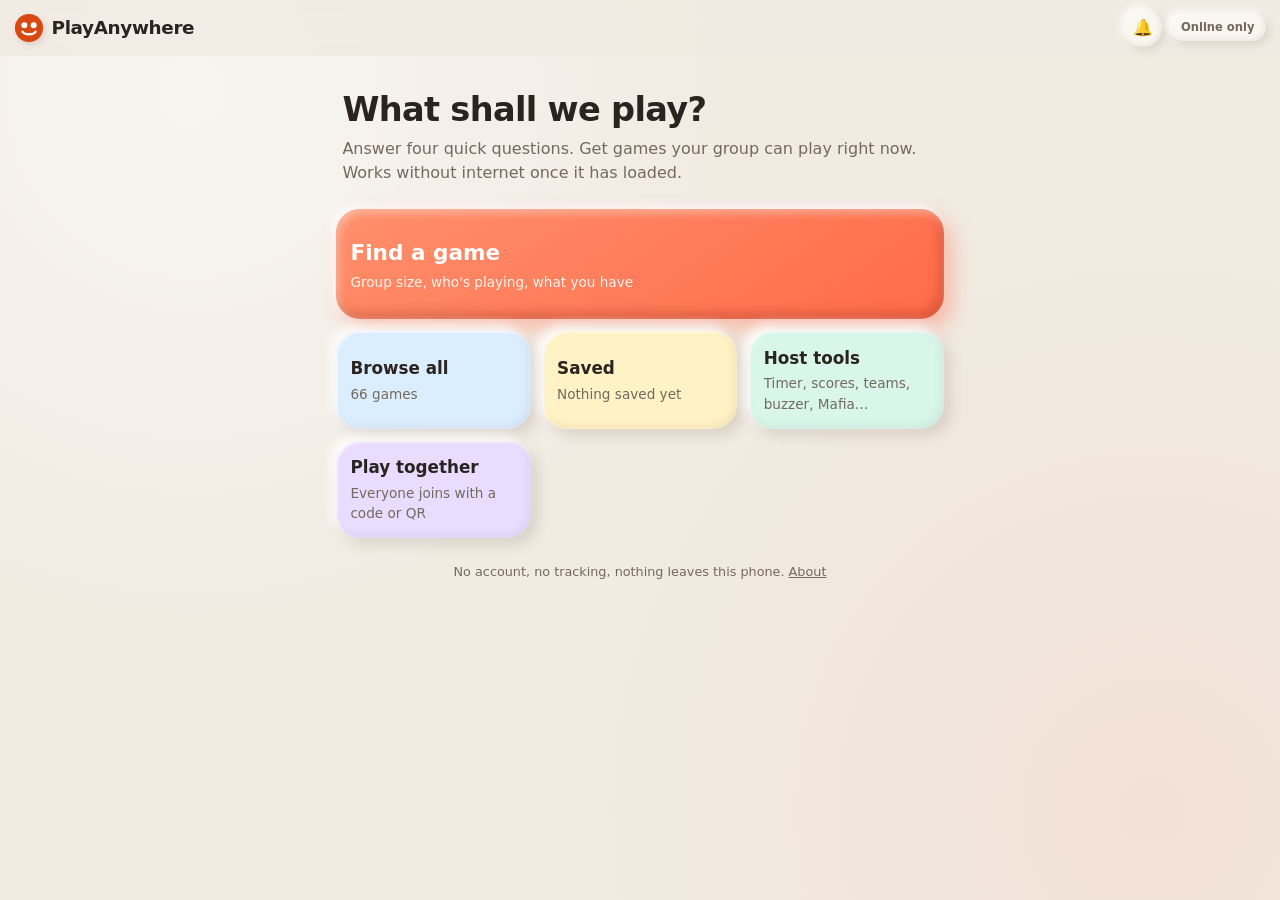
<file: index.html>
<!doctype html>
<html lang="en">
<head>
  <meta charset="utf-8">
  <meta name="viewport" content="width=device-width, initial-scale=1, viewport-fit=cover">
  <title>PlayAnywhere — pick a game for your group</title>
  <meta name="description" content="Tell it how many people, who they are and what you have. It picks party games you can play right now — offline, no download, no sign-up.">
  <meta name="theme-color" content="#faf7f2" media="(prefers-color-scheme: light)">
  <meta name="theme-color" content="#15120f" media="(prefers-color-scheme: dark)">
  <meta name="mobile-web-app-capable" content="yes">
  <meta name="apple-mobile-web-app-capable" content="yes">
  <meta name="apple-mobile-web-app-status-bar-style" content="default">
  <meta name="apple-mobile-web-app-title" content="PlayAnywhere">
  <link rel="manifest" href="manifest.webmanifest">
  <link rel="icon" href="icons/icon.svg" type="image/svg+xml">
  <link rel="apple-touch-icon" href="icons/icon-192.png">
  <link rel="stylesheet" href="css/app.css">
</head>
<body>
  <header class="top">
    <a class="brand" href="#/" aria-label="PlayAnywhere home">
      <svg viewBox="0 0 32 32" aria-hidden="true"><circle cx="16" cy="16" r="15" fill="#d9480f"/><circle cx="11" cy="13" r="3.2" fill="#fff"/><circle cx="21" cy="13" r="3.2" fill="#fff"/><path d="M9 20c2 3.5 12 3.5 14 0" stroke="#fff" stroke-width="2.6" fill="none" stroke-linecap="round"/></svg>
      PlayAnywhere
    </a>
    <button type="button" id="sound-toggle" class="sound-toggle" aria-label="toggle button sounds" title="Button sounds">🔔</button>
    <span id="offline-badge" class="offline-badge" title="Once this shows 'Works offline', the whole site is saved on this phone.">Loading…</span>
  </header>
  <main id="app" aria-live="polite">
    <noscript><section class="card"><h2>JavaScript is off</h2><p>PlayAnywhere runs entirely on your phone and needs JavaScript. Nothing is sent anywhere.</p></section></noscript>
  </main>

  <script src="js/version.js"></script>
  <script src="js/config.js"></script>
  <script src="js/native.js"></script>
  <script src="js/games.js"></script>
  <script src="js/decks.js"></script>
  <script src="js/engine.js"></script>
  <script src="js/store.js"></script>
  <script src="js/audio.js"></script>
  <script src="js/ui.js"></script>
  <script src="js/explain.js"></script>
  <script src="js/explainers.js"></script>
  <script src="js/qr.js"></script>
  <script src="js/net.js"></script>
  <script src="js/tools.js"></script>
  <script src="js/play.js"></script>
  <script src="js/online.js"></script>
  <script src="js/app.js"></script>
</body>
</html>
</file>
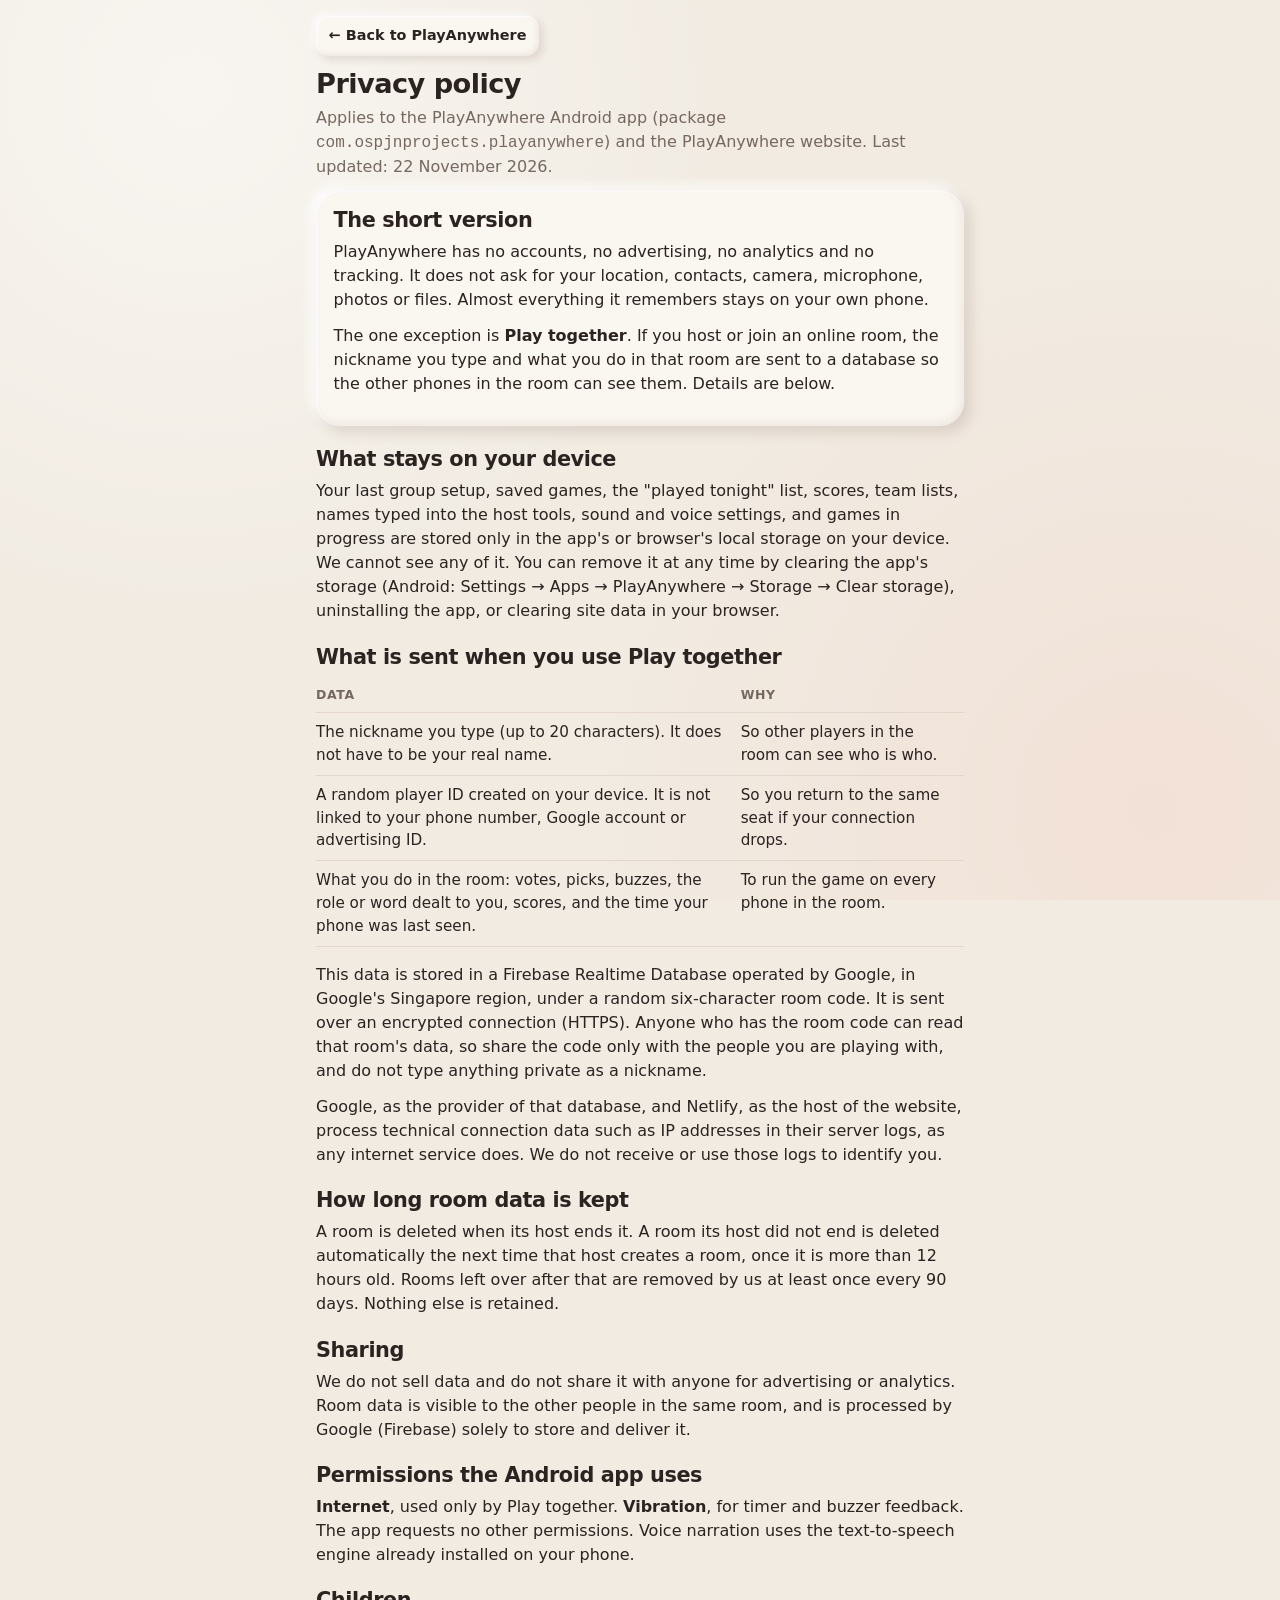
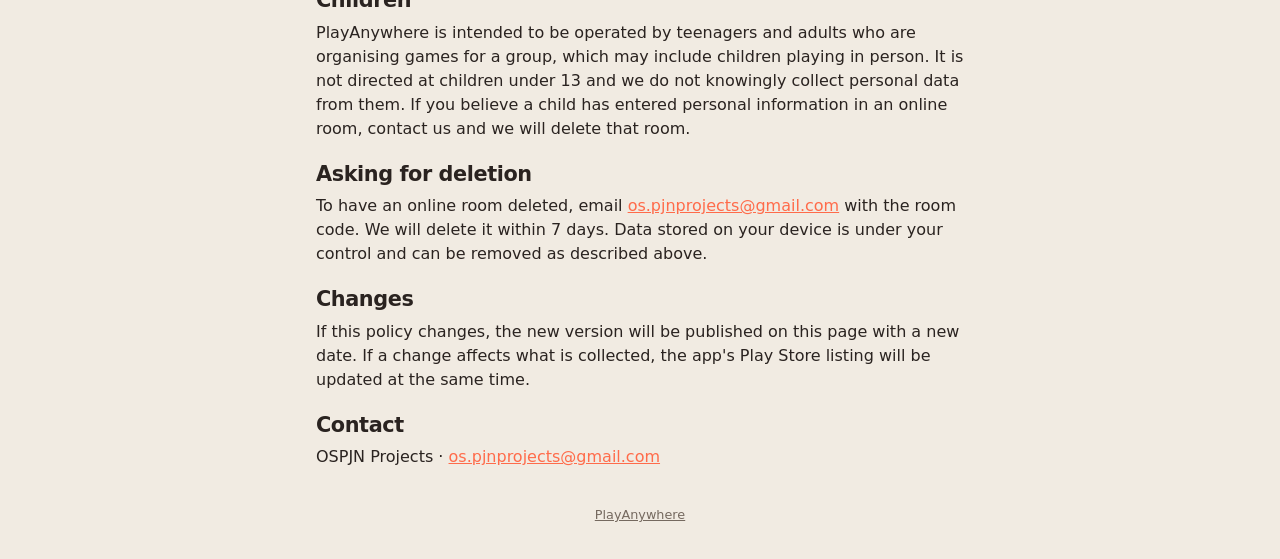
<file: privacy.html>
<!doctype html>
<html lang="en">
<head>
  <meta charset="utf-8">
  <meta name="viewport" content="width=device-width, initial-scale=1, viewport-fit=cover">
  <title>Privacy policy — PlayAnywhere</title>
  <meta name="description" content="What the PlayAnywhere app and website store, where, and how to have it removed.">
  <link rel="icon" href="icons/icon.svg" type="image/svg+xml">
  <link rel="stylesheet" href="css/app.css">
  <style>
    main { max-width: 680px; margin: 0 auto; padding: 1rem; }
    main h1 { margin-top: .6rem; }
    main h2 { margin-top: 1.4rem; }
    main table { width: 100%; border-collapse: collapse; margin: .5rem 0 1rem; font-size: .95rem; }
    main th, main td { text-align: left; vertical-align: top; padding: .5rem .5rem .5rem 0; border-bottom: 1px solid var(--line); }
    main th { font-size: .78rem; text-transform: uppercase; letter-spacing: .05em; color: var(--muted); }
  </style>
</head>
<body>
  <main>
    <p><a class="btn sm" href="./">← Back to PlayAnywhere</a></p>
    <h1>Privacy policy</h1>
    <p class="muted">Applies to the PlayAnywhere Android app (package <code>com.ospjnprojects.playanywhere</code>) and the PlayAnywhere website. Last updated: 22 November 2026.</p>

    <section class="card">
      <h2 style="margin-top:0">The short version</h2>
      <p>PlayAnywhere has no accounts, no advertising, no analytics and no tracking. It does not ask for your location, contacts, camera, microphone, photos or files. Almost everything it remembers stays on your own phone.</p>
      <p>The one exception is <b>Play together</b>. If you host or join an online room, the nickname you type and what you do in that room are sent to a database so the other phones in the room can see them. Details are below.</p>
    </section>

    <h2>What stays on your device</h2>
    <p>Your last group setup, saved games, the "played tonight" list, scores, team lists, names typed into the host tools, sound and voice settings, and games in progress are stored only in the app's or browser's local storage on your device. We cannot see any of it. You can remove it at any time by clearing the app's storage (Android: Settings → Apps → PlayAnywhere → Storage → Clear storage), uninstalling the app, or clearing site data in your browser.</p>

    <h2>What is sent when you use Play together</h2>
    <table>
      <thead><tr><th>Data</th><th>Why</th></tr></thead>
      <tbody>
        <tr><td>The nickname you type (up to 20 characters). It does not have to be your real name.</td><td>So other players in the room can see who is who.</td></tr>
        <tr><td>A random player ID created on your device. It is not linked to your phone number, Google account or advertising ID.</td><td>So you return to the same seat if your connection drops.</td></tr>
        <tr><td>What you do in the room: votes, picks, buzzes, the role or word dealt to you, scores, and the time your phone was last seen.</td><td>To run the game on every phone in the room.</td></tr>
      </tbody>
    </table>
    <p>This data is stored in a Firebase Realtime Database operated by Google, in Google's Singapore region, under a random six-character room code. It is sent over an encrypted connection (HTTPS). Anyone who has the room code can read that room's data, so share the code only with the people you are playing with, and do not type anything private as a nickname.</p>
    <p>Google, as the provider of that database, and Netlify, as the host of the website, process technical connection data such as IP addresses in their server logs, as any internet service does. We do not receive or use those logs to identify you.</p>

    <h2>How long room data is kept</h2>
    <p>A room is deleted when its host ends it. A room its host did not end is deleted automatically the next time that host creates a room, once it is more than 12 hours old. Rooms left over after that are removed by us at least once every 90 days. Nothing else is retained.</p>

    <h2>Sharing</h2>
    <p>We do not sell data and do not share it with anyone for advertising or analytics. Room data is visible to the other people in the same room, and is processed by Google (Firebase) solely to store and deliver it.</p>

    <h2>Permissions the Android app uses</h2>
    <p><b>Internet</b>, used only by Play together. <b>Vibration</b>, for timer and buzzer feedback. The app requests no other permissions. Voice narration uses the text-to-speech engine already installed on your phone.</p>

    <h2>Children</h2>
    <p>PlayAnywhere is intended to be operated by teenagers and adults who are organising games for a group, which may include children playing in person. It is not directed at children under 13 and we do not knowingly collect personal data from them. If you believe a child has entered personal information in an online room, contact us and we will delete that room.</p>

    <h2>Asking for deletion</h2>
    <p>To have an online room deleted, email <a href="mailto:os.pjnprojects@gmail.com">os.pjnprojects@gmail.com</a> with the room code. We will delete it within 7 days. Data stored on your device is under your control and can be removed as described above.</p>

    <h2>Changes</h2>
    <p>If this policy changes, the new version will be published on this page with a new date. If a change affects what is collected, the app's Play Store listing will be updated at the same time.</p>

    <h2>Contact</h2>
    <p>OSPJN Projects · <a href="mailto:os.pjnprojects@gmail.com">os.pjnprojects@gmail.com</a></p>
    <p class="foot"><a href="./">PlayAnywhere</a></p>
  </main>
</body>
</html>
</file>
<file: css/app.css>
/* PlayAnywhere — claymorphism UI. Mobile first, system fonts only, light + dark, reduced-motion safe. */
:root {
  --bg: #f1ebe2;
  --bg-2: #e8e0d4;
  --surface: #faf6f0;
  --surface-2: #efe8de;
  --text: #2a2320;
  --muted: #75695f;
  --line: #e1d7ca;
  --accent: #ff6b4a;
  --accent-2: #ff8f6b;
  --accent-ink: #fff;
  --accent-soft: #ffe1d7;
  --mint: #3fcf9f; --mint-soft: #d8f6ea;
  --sky: #4fb0ff; --sky-soft: #dbeeff;
  --lemon: #ffcf3f; --lemon-soft: #fff2c4;
  --grape: #9b6bff; --grape-soft: #e9ddff;
  --pink: #ff6fc0;
  --ok: #1f9d6a; --ok-soft: #d8f6ea;
  --danger: #e5484d; --danger-soft: #ffe0e0;
  --hi: rgba(255,255,255,.95);        /* clay highlight */
  --lo: rgba(96,70,48,.16);           /* clay shade */
  --lo-2: rgba(96,70,48,.08);
  --clay: 6px 6px 14px var(--lo), -5px -5px 12px var(--hi), inset 1px 1px 3px var(--hi), inset -3px -3px 8px var(--lo-2);
  --clay-sm: 3px 3px 8px var(--lo), -3px -3px 7px var(--hi), inset 1px 1px 2px var(--hi), inset -2px -2px 5px var(--lo-2);
  --clay-in: inset 4px 4px 10px var(--lo), inset -3px -3px 8px var(--hi);
  --r: 24px; --r-sm: 16px;
  --tap: 50px;
  --spring: cubic-bezier(.34, 1.56, .64, 1);
  color-scheme: light;
}
@media (prefers-color-scheme: dark) {
  :root:not([data-theme="light"]) {
    --bg: #1d1a21; --bg-2: #17151b; --surface: #2a262f; --surface-2: #34303a; --text: #f4efe9; --muted: #a79d93; --line: #3e3944;
    --accent: #ff7a57; --accent-2: #ff9a7c; --accent-soft: #4a2a22;
    --mint-soft: #1d3d33; --sky-soft: #1f3348; --lemon-soft: #46391a; --grape-soft: #332552;
    --ok: #4ad39a; --ok-soft: #1d3d33; --danger: #ff7b7b; --danger-soft: #4a2222;
    --hi: rgba(255,255,255,.07); --lo: rgba(0,0,0,.5); --lo-2: rgba(0,0,0,.3);
    color-scheme: dark;
  }
}
:root[data-theme="dark"] {
  --bg: #1d1a21; --bg-2: #17151b; --surface: #2a262f; --surface-2: #34303a; --text: #f4efe9; --muted: #a79d93; --line: #3e3944;
  --accent: #ff7a57; --accent-2: #ff9a7c; --accent-soft: #4a2a22;
  --mint-soft: #1d3d33; --sky-soft: #1f3348; --lemon-soft: #46391a; --grape-soft: #332552;
  --ok: #4ad39a; --ok-soft: #1d3d33; --danger: #ff7b7b; --danger-soft: #4a2222;
  --hi: rgba(255,255,255,.07); --lo: rgba(0,0,0,.5); --lo-2: rgba(0,0,0,.3);
  color-scheme: dark;
}

* { box-sizing: border-box; }
html { -webkit-text-size-adjust: 100%; }
body {
  margin: 0; background: var(--bg); color: var(--text);
  background-image: radial-gradient(circle at 15% 10%, rgba(255,255,255,.5), transparent 40%), radial-gradient(circle at 90% 90%, rgba(255,107,74,.08), transparent 40%);
  background-attachment: fixed;
  font: 16px/1.5 system-ui, -apple-system, "Segoe UI", Roboto, "Noto Sans", sans-serif;
  -webkit-tap-highlight-color: transparent; overscroll-behavior-y: contain;
}
a { color: var(--accent); }
h1, h2, h3 { line-height: 1.15; margin: 0 0 .45rem; letter-spacing: -.02em; font-weight: 800; }
h1 { font-size: 1.7rem; } h2 { font-size: 1.3rem; } h3 { font-size: 1.05rem; }
p { margin: 0 0 .75rem; }
.muted { color: var(--muted); }
.small { font-size: .875rem; }
.center { text-align: center; }
.hidden { display: none !important; }
button { font: inherit; }
input, select { font: inherit; color: inherit; }
::selection { background: var(--accent-soft); }

/* ---------- Motion ---------- */
@keyframes pop-in { from { opacity: 0; transform: translateY(14px) scale(.96); } to { opacity: 1; transform: none; } }
@keyframes squish { 0% { transform: scale(1); } 40% { transform: scale(.94, .9); } 100% { transform: scale(1); } }
@keyframes wobble { 0%,100% { transform: rotate(0); } 25% { transform: rotate(-8deg) scale(1.05); } 75% { transform: rotate(8deg) scale(1.05); } }
@keyframes float { 0%,100% { transform: translateY(0); } 50% { transform: translateY(-5px); } }
@keyframes blob { 0%,100% { border-radius: 42% 58% 55% 45% / 50% 45% 55% 50%; } 50% { border-radius: 58% 42% 45% 55% / 45% 55% 45% 55%; } }
@keyframes toast-in { from { opacity: 0; transform: translate(-50%, 24px) scale(.9); } to { opacity: 1; transform: translate(-50%, 0) scale(1); } }
/* Entrance pop only when a new screen is opened (the router adds .route-enter); live re-renders inside a screen never animate. */
main#app.route-enter > * { animation: pop-in .42s var(--spring) both; }
main#app.route-enter > *:nth-child(2) { animation-delay: .05s; } main#app.route-enter > *:nth-child(3) { animation-delay: .1s; } main#app.route-enter > *:nth-child(4) { animation-delay: .15s; } main#app.route-enter > *:nth-child(n+5) { animation-delay: .2s; }

/* ---------- Layout ---------- */
header.top {
  position: sticky; top: 0; z-index: 10; display: flex; align-items: center; gap: .5rem;
  padding: .55rem .9rem; padding-top: max(.55rem, env(safe-area-inset-top));
  background: var(--bg); /* fallback for web engines without color-mix */
  background: color-mix(in srgb, var(--bg) 86%, transparent); backdrop-filter: blur(10px);
}
header.top .brand { font-weight: 900; font-size: 1.15rem; letter-spacing: -.02em; text-decoration: none; color: var(--text); flex: 1; display: flex; align-items: center; gap: .45rem; }
header.top .brand svg { width: 30px; height: 30px; filter: drop-shadow(2px 3px 3px var(--lo)); }
header.top .brand:hover svg { animation: wobble .6s ease; }
.offline-badge { font-size: .72rem; font-weight: 700; padding: .3rem .7rem; border-radius: 99px; background: var(--surface); color: var(--muted); box-shadow: var(--clay-sm); }
.offline-badge.ready { color: var(--ok); }
.sound-toggle { width: 38px; height: 38px; border-radius: 50%; border: 0; background: var(--surface); box-shadow: var(--clay-sm); font-size: 1rem; cursor: pointer; display: inline-flex; align-items: center; justify-content: center; }
.sound-toggle.off { opacity: .55; box-shadow: var(--clay-in); }
main#app { max-width: 640px; margin: 0 auto; padding: 1rem; padding-bottom: calc(1.5rem + env(safe-area-inset-bottom)); }

.card { background: var(--surface); border-radius: var(--r); padding: 1.1rem; margin-bottom: 1rem; box-shadow: var(--clay); }
.card.flat { box-shadow: var(--clay-sm); }
.stack > * + * { margin-top: .75rem; }
.row { display: flex; gap: .5rem; align-items: center; flex-wrap: wrap; }
.row.between { justify-content: space-between; }
.grid-2 { display: grid; grid-template-columns: 1fr 1fr; gap: .7rem; }
.grid-3 { display: grid; grid-template-columns: repeat(3, 1fr); gap: .7rem; }

/* ---------- Buttons: squishy clay ---------- */
.btn {
  display: inline-flex; align-items: center; justify-content: center; gap: .4rem;
  min-height: var(--tap); padding: .65rem 1.1rem; border-radius: var(--r-sm); border: 0;
  background: var(--surface); color: var(--text); font-weight: 800; text-decoration: none; cursor: pointer;
  box-shadow: var(--clay-sm); user-select: none; -webkit-user-select: none;
  transition: transform .18s var(--spring), box-shadow .18s ease, filter .18s ease;
}
.btn:hover { filter: brightness(1.03); }
.btn:active, .btn.pressed { transform: scale(.94) translateY(2px); box-shadow: var(--clay-in); }
.btn.primary { background: linear-gradient(145deg, var(--accent-2), var(--accent)); color: var(--accent-ink); box-shadow: 5px 6px 14px rgba(255,107,74,.38), -3px -3px 8px var(--hi), inset 2px 3px 6px rgba(255,255,255,.45), inset -3px -5px 10px rgba(120,30,10,.28); }
.btn.primary:active, .btn.primary.pressed { box-shadow: inset 4px 5px 12px rgba(120,30,10,.35), inset -2px -2px 6px rgba(255,255,255,.2); }
.btn.ok { background: linear-gradient(145deg, #58dbb0, var(--mint)); color: #0d3b2b; box-shadow: 5px 6px 14px rgba(63,207,159,.35), -3px -3px 8px var(--hi), inset 2px 3px 6px rgba(255,255,255,.45), inset -3px -5px 10px rgba(10,80,55,.25); }
.btn.danger { background: linear-gradient(145deg, #ffd6d6, var(--danger-soft)); color: var(--danger); }
.btn.ghost { background: transparent; box-shadow: none; color: var(--accent); }
.btn.ghost:active { box-shadow: none; }
.btn.big { font-size: 1.15rem; min-height: 64px; width: 100%; border-radius: 20px; }
.btn.block { width: 100%; }
.btn.sm { min-height: 40px; padding: .35rem .8rem; font-size: .9rem; border-radius: 13px; }
.btn[disabled] { opacity: .45; pointer-events: none; }
.btn.icon { width: var(--tap); padding: 0; font-size: 1.3rem; border-radius: 50%; }

/* ---------- Chips + options ---------- */
.chips { display: flex; flex-wrap: wrap; gap: .55rem; }
.chip {
  display: inline-flex; align-items: center; gap: .35rem; min-height: 44px; padding: .45rem 1rem;
  border-radius: 99px; border: 0; background: var(--surface); color: var(--text);
  font-weight: 700; cursor: pointer; user-select: none; -webkit-user-select: none; text-decoration: none;
  box-shadow: var(--clay-sm); transition: transform .18s var(--spring), box-shadow .18s ease, background .18s ease, color .18s ease;
}
.chip:active { transform: scale(.93); }
.chip.on { background: linear-gradient(145deg, var(--accent-2), var(--accent)); color: var(--accent-ink); box-shadow: 3px 4px 10px rgba(255,107,74,.35), inset 2px 2px 5px rgba(255,255,255,.4), inset -2px -3px 6px rgba(120,30,10,.25); }
.chip.sm { min-height: 34px; padding: .2rem .75rem; font-size: .85rem; font-weight: 600; }
.chip .sub { font-weight: 500; font-size: .8rem; color: var(--muted); }
.chip.on .sub { color: inherit; opacity: .9; }
.option-list { display: grid; gap: .7rem; }
.option {
  display: block; padding: .9rem 1.05rem; border-radius: 20px; border: 0; background: var(--surface);
  cursor: pointer; text-align: left; width: 100%; color: var(--text); box-shadow: var(--clay-sm);
  transition: transform .18s var(--spring), box-shadow .18s ease;
}
.option:active { transform: scale(.97); }
.option.on { background: var(--accent-soft); box-shadow: var(--clay-in), 0 0 0 3px var(--accent); }
.option b { display: block; font-weight: 800; }
.option span { color: var(--muted); font-size: .9rem; }

/* ---------- Stepper / wizard ---------- */
.stepper { display: flex; align-items: center; gap: .75rem; }
.stepper .btn { width: 60px; font-size: 1.7rem; border-radius: 50%; }
.stepper input { width: 96px; text-align: center; font-size: 2.2rem; font-weight: 900; border: 0; border-radius: 18px; padding: .3rem; background: var(--surface-2); box-shadow: var(--clay-in); color: var(--text); }
.stepper input:focus { outline: 3px solid var(--accent); }
.progress { display: flex; gap: .4rem; margin-bottom: 1rem; }
.progress i { flex: 1; height: 10px; border-radius: 99px; background: var(--surface-2); box-shadow: var(--clay-in); transition: background .3s; }
.progress i.done { background: linear-gradient(90deg, var(--accent-2), var(--accent)); box-shadow: inset 1px 1px 2px rgba(255,255,255,.5), 2px 2px 5px rgba(255,107,74,.3); }
.wizard-nav { display: flex; gap: .7rem; margin-top: 1.1rem; }
.wizard-nav .btn { flex: 1; }

/* ---------- Game cards ---------- */
.game-card { display: block; text-decoration: none; color: inherit; transition: transform .2s var(--spring); }
.game-card:active { transform: scale(.98); }
.game-card h3 { margin: 0; }
.game-card .tagline { color: var(--muted); margin: .2rem 0 .6rem; }
.tags { display: flex; flex-wrap: wrap; gap: .4rem; }
.tag { font-size: .74rem; padding: .18rem .6rem; border-radius: 99px; background: var(--surface-2); color: var(--muted); font-weight: 700; letter-spacing: .01em; box-shadow: inset 1px 1px 2px var(--lo-2); }
.tag.accent { background: var(--accent-soft); color: var(--accent); }
.tag.ok { background: var(--ok-soft); color: var(--ok); }
.tag.warn { background: var(--danger-soft); color: var(--danger); }
.game-card.played { opacity: .6; }
.excluded-list details summary { cursor: pointer; font-weight: 700; color: var(--muted); }
.excluded-list li { padding: .35rem 0; border-bottom: 1px solid var(--line); display: flex; justify-content: space-between; gap: .5rem; }
.excluded-list li span { color: var(--muted); font-size: .875rem; text-align: right; }

/* ---------- Game detail ---------- */
.facts { display: grid; grid-template-columns: repeat(3, 1fr); gap: .6rem; margin: .85rem 0; }
.fact { background: var(--surface-2); border-radius: 18px; padding: .6rem .4rem; text-align: center; box-shadow: var(--clay-in); }
.fact b { display: block; font-size: 1.05rem; font-weight: 900; }
.fact span { font-size: .7rem; color: var(--muted); text-transform: uppercase; letter-spacing: .06em; font-weight: 700; }
ol.rules { padding-left: 1.4rem; margin: 0; }
ol.rules li { margin: .5rem 0; padding-left: .25rem; }
ol.rules li::marker { font-weight: 900; color: var(--accent); }
ul.plain { padding-left: 1.2rem; margin: 0; }
ul.plain li { margin: .35rem 0; }
.callout { background: var(--accent-soft); padding: .7rem .9rem; border-radius: 16px; box-shadow: var(--clay-in); }
.actions-sticky { position: sticky; bottom: 0; background: var(--bg); background: color-mix(in srgb, var(--bg) 88%, transparent); backdrop-filter: blur(8px); padding: .7rem 0 calc(.5rem + env(safe-area-inset-bottom)); display: flex; gap: .55rem; }
.actions-sticky .btn { flex: 1; padding-left: .5rem; padding-right: .5rem; }

/* ---------- Home ---------- */
.home-hero { padding: 1.2rem .4rem .8rem; }
.home-hero h1 { font-size: 2.1rem; }
.tiles { display: grid; grid-template-columns: 1fr 1fr; gap: .75rem; }
.tile { display: flex; flex-direction: column; justify-content: center; gap: .15rem; min-height: 92px; padding: .9rem; border-radius: var(--r); background: var(--surface); text-decoration: none; color: inherit; box-shadow: var(--clay); transition: transform .2s var(--spring), box-shadow .2s; }
.tile:active { transform: scale(.96); box-shadow: var(--clay-in); }
.tile b { font-size: 1.05rem; font-weight: 800; } .tile span { color: var(--muted); font-size: .85rem; }
.tile.accent { background: linear-gradient(145deg, var(--accent-2), var(--accent)); color: var(--accent-ink); grid-column: 1 / -1; min-height: 110px; box-shadow: 8px 10px 22px rgba(255,107,74,.4), -4px -4px 10px var(--hi), inset 3px 4px 8px rgba(255,255,255,.4), inset -4px -6px 12px rgba(120,30,10,.28); }
.tile.accent span { color: inherit; opacity: .9; }
.tile.accent b { font-size: 1.35rem; }
.tile.mint { background: var(--mint-soft); } .tile.sky { background: var(--sky-soft); } .tile.lemon { background: var(--lemon-soft); } .tile.grape { background: var(--grape-soft); }

/* ---------- Tools ---------- */
.display-big { font-variant-numeric: tabular-nums; font-size: clamp(4rem, 26vw, 8rem); font-weight: 900; line-height: 1; text-align: center; letter-spacing: -.04em; padding: 1rem 0; text-shadow: 3px 4px 0 var(--lo-2); }
.display-big.warn { color: var(--danger); }
.display-word { font-size: clamp(2rem, 11vw, 3.4rem); font-weight: 900; text-align: center; line-height: 1.12; padding: 1.5rem .5rem; word-break: break-word; letter-spacing: -.02em; }
.display-word.long { font-size: clamp(1.35rem, 6.5vw, 2rem); font-weight: 800; }
.display-word.tall { min-height: 42vh; display: flex; align-items: center; justify-content: center; }
.display-mid { font-size: 1.5rem; font-weight: 800; text-align: center; padding: .5rem; }
.score-row { display: flex; align-items: center; gap: .5rem; padding: .55rem 0; border-bottom: 1px solid var(--line); }
.score-row:last-child { border-bottom: 0; }
.score-row .name { flex: 1; font-weight: 700; min-width: 0; overflow: hidden; text-overflow: ellipsis; white-space: nowrap; }
.score-row .val { font-size: 1.7rem; font-weight: 900; min-width: 2.5ch; text-align: center; font-variant-numeric: tabular-nums; }
.score-row .btn { width: 46px; min-height: 46px; padding: 0; font-size: 1.3rem; border-radius: 50%; }
.score-row.lead .name::after { content: " 👑"; }
input.text { width: 100%; min-height: var(--tap); padding: .5rem .9rem; border-radius: var(--r-sm); border: 0; background: var(--surface-2); box-shadow: var(--clay-in); color: var(--text); }
input.text:focus { outline: 3px solid var(--accent); }
textarea.text { width: 100%; min-height: 120px; padding: .7rem .9rem; border-radius: var(--r-sm); border: 0; background: var(--surface-2); box-shadow: var(--clay-in); font: inherit; color: inherit; resize: vertical; }
textarea.text:focus { outline: 3px solid var(--accent); }
label.field { display: block; font-weight: 700; margin-bottom: .35rem; }
.team-box { border-radius: 20px; padding: .8rem 1rem; margin-bottom: .7rem; background: var(--surface); box-shadow: var(--clay-sm); border-left: 8px solid var(--line); }
.team-box h3 { margin-bottom: .25rem; }
.team-box.t0 { border-color: #ff6b4a; } .team-box.t1 { border-color: #4fb0ff; } .team-box.t2 { border-color: #3fcf9f; } .team-box.t3 { border-color: #ffcf3f; } .team-box.t4 { border-color: #9b6bff; } .team-box.t5 { border-color: #ff6fc0; }
.pad-grid { display: grid; grid-template-columns: 1fr 1fr; gap: .8rem; }
.pad { min-height: 116px; font-size: 1.25rem; border-radius: 26px; font-weight: 900; }
.pad.red { background: linear-gradient(145deg, #ff7b7b, #e5484d); color: #fff; box-shadow: 6px 8px 16px rgba(229,72,77,.35), inset 2px 3px 6px rgba(255,255,255,.4), inset -3px -5px 10px rgba(100,10,10,.3); }
.pad.green { background: linear-gradient(145deg, #5fe0b6, #2bb98a); color: #0d3b2b; box-shadow: 6px 8px 16px rgba(43,185,138,.35), inset 2px 3px 6px rgba(255,255,255,.4), inset -3px -5px 10px rgba(10,80,55,.3); }
.pad.blue { background: linear-gradient(145deg, #7cc6ff, #3a9bf0); color: #fff; box-shadow: 6px 8px 16px rgba(58,155,240,.35), inset 2px 3px 6px rgba(255,255,255,.4), inset -3px -5px 10px rgba(10,50,110,.3); }
.pad.yellow { background: linear-gradient(145deg, #ffe07a, #ffc531); color: #4a3300; box-shadow: 6px 8px 16px rgba(255,197,49,.35), inset 2px 3px 6px rgba(255,255,255,.5), inset -3px -5px 10px rgba(120,80,0,.25); }
.pad.purple { background: linear-gradient(145deg, #b995ff, #8a5cf5); color: #fff; box-shadow: 6px 8px 16px rgba(138,92,245,.35), inset 2px 3px 6px rgba(255,255,255,.4), inset -3px -5px 10px rgba(50,20,120,.3); }
.pad.teal { background: linear-gradient(145deg, #6fd8e6, #2fb4c6); color: #06313a; box-shadow: 6px 8px 16px rgba(47,180,198,.35), inset 2px 3px 6px rgba(255,255,255,.4), inset -3px -5px 10px rgba(5,70,80,.3); }
.pad:active { transform: scale(.94) translateY(3px); }

/* ---------- Reveal screens ---------- */
.reveal { min-height: 60vh; display: flex; flex-direction: column; align-items: center; justify-content: center; text-align: center; gap: 1rem; border-radius: var(--r); padding: 1.6rem 1rem; box-shadow: var(--clay); animation: pop-in .4s var(--spring) both; }
.reveal.hidden-role { background: var(--surface-2); }
.reveal.mafia { background: linear-gradient(160deg, #3a1515, #1f0b0b); color: #ffd6d6; }
.reveal.village { background: linear-gradient(160deg, #164a2a, #0d2e1a); color: #d3f9d8; }
.reveal.special { background: linear-gradient(160deg, #233a66, #15213d); color: #d0ebff; }
.reveal.imposter { background: linear-gradient(160deg, #4a1212, #2b0909); color: #ffe3e3; }
.reveal.word { background: linear-gradient(160deg, var(--lemon-soft), var(--accent-soft)); color: var(--text); }
.reveal .role { font-size: 2.6rem; font-weight: 900; letter-spacing: -.03em; text-shadow: 3px 4px 0 rgba(0,0,0,.18); }
.reveal .btn { color: #1a1a1a; background: #fff; box-shadow: 4px 6px 14px rgba(0,0,0,.25), inset 1px 2px 4px #fff, inset -2px -4px 8px rgba(0,0,0,.12); }
.reveal .muted { opacity: .8; color: inherit; }

/* ---------- Picker ---------- */
.picker-result { font-size: 2.3rem; font-weight: 900; text-align: center; padding: 1.4rem .5rem; min-height: 130px; border-radius: 20px; background: var(--surface-2); box-shadow: var(--clay-in); margin-bottom: .9rem; display: flex; flex-direction: column; justify-content: center; }

/* ---------- Explainer ---------- */
.explainer { margin-bottom: 1rem; }
.ex-stage { width: 100%; height: auto; display: block; border-radius: 22px; box-shadow: var(--clay); cursor: pointer; background: var(--surface); }
.ex-floor { fill: var(--surface); }
.ex-rug { fill: var(--surface-2); }
.ex-caption { font-weight: 700; font-size: 1.05rem; line-height: 1.35; margin: .8rem .2rem .5rem; min-height: 2.7em; }
.ex-bar { display: flex; align-items: center; gap: .5rem; }
.ex-bar .btn.icon { width: 44px; min-height: 44px; font-size: 1.1rem; }
.ex-dots { flex: 1; display: flex; gap: .35rem; justify-content: center; }
.ex-dots i { width: 10px; height: 10px; border-radius: 50%; background: var(--surface-2); box-shadow: var(--clay-in); cursor: pointer; transition: transform .2s var(--spring), background .2s; }
.ex-dots i.on { background: var(--accent); transform: scale(1.3); box-shadow: 1px 2px 4px rgba(255,107,74,.4); }
.ex-shadow { fill: rgba(0,0,0,.14); }
.ex-ring { fill: none; stroke: var(--accent); stroke-width: 3; stroke-dasharray: 6 5; opacity: 0; transition: opacity .3s; }
.ex-eye { fill: #3a2a25; }
.ex-eye-shut, .ex-mouth-sad, .ex-mouth-open, .ex-blind, .ex-shades, .ex-cap, .ex-x { display: none; }
.ex-arm { transform-origin: center 8px; transition: transform .35s var(--spring); }
.ex-arm-l { transform-origin: -15px -22px; } .ex-arm-r { transform-origin: 15px -22px; }
.ex-label { font-size: 9px; font-weight: 800; fill: var(--muted); }
.ex-bubble rect { fill: #fff; stroke: #d9d2c8; } .ex-bubble path { fill: #fff; } .ex-bubble text { font-size: 10px; font-weight: 800; fill: #2a2320; }
.ex-arrow { stroke: var(--accent); stroke-width: 2.5; stroke-linecap: round; stroke-linejoin: round; }
.st-it .ex-ring { opacity: 1; }
.st-it .ex-arm-r { transform: rotate(-150deg); }
.st-out { opacity: .45; } .st-out .ex-x { display: block; }
.st-blind .ex-blind { display: block; } .st-blind .ex-arm-l { transform: rotate(80deg); } .st-blind .ex-arm-r { transform: rotate(-80deg); }
.st-sleep .ex-eye { display: none; } .st-sleep .ex-eye-shut { display: block; } .st-sleep .ex-mouth-smile { display: none; }
.st-happy .ex-mouth-smile { display: none; } .st-happy .ex-mouth-open { display: block; } .st-happy .ex-arm-l { transform: rotate(150deg); } .st-happy .ex-arm-r { transform: rotate(-150deg); }
.st-sad .ex-mouth-smile { display: none; } .st-sad .ex-mouth-sad { display: block; }
.st-shout .ex-mouth-smile { display: none; } .st-shout .ex-mouth-open { display: block; }
.st-hands .ex-arm-l { transform: rotate(160deg); } .st-hands .ex-arm-r { transform: rotate(-160deg); }
.st-mafia .ex-shades { display: block; } .st-mafia .ex-body, .st-mafia .ex-arm { fill: #3b3b3b; }
.st-host .ex-cap { display: block; } .st-host .ex-hair { display: none; }
.st-sit .ex-body { transform: scaleY(.85) translateY(4px); }
@keyframes ex-note { 0% { opacity: 0; transform: translateY(0); } 20% { opacity: 1; } 100% { opacity: 0; transform: translateY(-40px); } }
.ex-fx-note { animation: ex-note 1.8s ease-out infinite; }
@keyframes ex-stamp { 0% { transform: scale(0) rotate(-10deg); } 60% { transform: scale(1.15) rotate(-6deg); } 100% { transform: scale(1) rotate(-6deg); } }
.ex-fx-stop { animation: ex-stamp .45s var(--spring) both; }
@keyframes ex-spin { to { transform: rotate(360deg); } }
.ex-fx-hand { animation: ex-spin 3s linear infinite; }
@keyframes ex-conf { 0% { transform: translateY(0) rotate(0); opacity: 1; } 100% { transform: translateY(210px) rotate(300deg); opacity: .6; } }
.ex-fx-conf { animation: ex-conf 2.6s linear infinite; }
@keyframes ex-z { 0% { opacity: 0; transform: translateY(0); } 30% { opacity: 1; } 100% { opacity: 0; transform: translateY(-26px) translateX(6px); } }
.ex-fx-z { animation: ex-z 2s ease-out infinite; }
@keyframes ex-sound { 0%,100% { opacity: .2; } 50% { opacity: 1; } }
.ex-fx-sound { animation: ex-sound .8s ease-in-out infinite; }

/* ---------- Online rooms ---------- */
.online-top { margin-bottom: .8rem; }
kbd.code.sm { font-size: 1rem; padding: .15rem .45rem; letter-spacing: .12em; border-radius: 8px; }
.pill { font-size: .72rem; font-weight: 800; padding: .25rem .6rem; border-radius: 99px; background: var(--surface-2); color: var(--muted); box-shadow: var(--clay-in); }
.pill.st-live { color: var(--ok); } .pill.st-offline, .pill.st-connecting { color: var(--warn, #b7791f); } .pill.st-ended { color: var(--danger); }
.dot { display: inline-block; width: 8px; height: 8px; border-radius: 50%; background: var(--line); margin-right: .35rem; }
.dot.on { background: var(--ok); box-shadow: 0 0 0 3px var(--ok-soft); }
.chip.dim { opacity: .45; text-decoration: line-through; }
.kick { border: 0; background: var(--danger-soft); color: var(--danger); width: 22px; height: 22px; border-radius: 50%; font-weight: 900; cursor: pointer; margin-left: .2rem; line-height: 1; }
.pick-grid { display: grid; grid-template-columns: 1fr 1fr; gap: .55rem; }
.pick-grid .btn { min-height: 54px; }
.bars { display: grid; gap: .45rem; }
.bar-row { display: grid; grid-template-columns: minmax(70px, 1fr) 2fr auto; align-items: center; gap: .5rem; font-weight: 700; }
.bar-row span { overflow: hidden; text-overflow: ellipsis; white-space: nowrap; }
.bar { height: 16px; border-radius: 99px; background: var(--surface-2); box-shadow: var(--clay-in); overflow: hidden; }
.bar i { display: block; height: 100%; background: linear-gradient(90deg, var(--accent-2), var(--accent)); border-radius: 99px; transition: width .4s var(--spring); min-width: 0; }
.invite summary { cursor: pointer; }
.qr { width: min(240px, 70vw); margin: 0 auto; background: #fff; padding: 8px; border-radius: 16px; box-shadow: var(--clay-sm); }
.qr svg { display: block; width: 100%; height: auto; }
.night { background: linear-gradient(160deg, #233a66, #15213d); color: #d0ebff; }
.night .muted { color: inherit; opacity: .8; }
.buzz-btn { min-height: 160px; font-size: 2.2rem; letter-spacing: .08em; border-radius: 32px; }
.buzz-first { color: var(--ok); }
.q { font-size: 1.45rem; }
.tile[type="button"] { font: inherit; text-align: left; cursor: pointer; border: 0; }

/* ---------- Toast ---------- */
#toast { position: fixed; left: 50%; bottom: 28px; transform: translate(-50%, 24px); background: var(--text); color: var(--bg); padding: .7rem 1.1rem; border-radius: 99px; font-weight: 700; opacity: 0; pointer-events: none; z-index: 100; max-width: 90vw; text-align: center; box-shadow: 4px 8px 20px rgba(0,0,0,.25); }
#toast.show { animation: toast-in .35s var(--spring) both; }

/* ---------- Misc ---------- */
hr { border: 0; border-top: 2px solid var(--line); margin: 1rem 0; border-radius: 2px; }
kbd.code { font: 900 1.7rem/1 ui-monospace, Menlo, Consolas, monospace; letter-spacing: .18em; background: var(--surface-2); padding: .5rem .8rem; border-radius: 14px; box-shadow: var(--clay-in); }
.foot { text-align: center; color: var(--muted); font-size: .8rem; padding: 1.5rem 0 .5rem; }
.foot a { color: var(--muted); }
@media (min-width: 480px) { .tiles { grid-template-columns: 1fr 1fr 1fr; } .tile.accent { grid-column: 1 / -1; } }
@media (prefers-reduced-motion: reduce) { *, *::before, *::after { transition: none !important; animation: none !important; } #toast.show { opacity: 1; transform: translate(-50%, 0); } }

/* ---------- Hover pop-out (mouse / trackpad only; touch devices get the press squish instead) ---------- */
@media (hover: hover) and (pointer: fine) {
  .tile, .game-card, .btn, .chip, .option, .pad, .ex-dots i { transition: transform .22s var(--spring), box-shadow .22s ease, filter .22s ease, background .18s ease, color .18s ease; }
  .tile:hover { transform: translateY(-6px) scale(1.035); box-shadow: 12px 16px 28px var(--lo), -6px -6px 14px var(--hi), inset 1px 1px 3px var(--hi), inset -3px -3px 8px var(--lo-2); }
  .tile.accent:hover { box-shadow: 12px 18px 32px rgba(255,107,74,.45), -5px -5px 12px var(--hi), inset 3px 4px 8px rgba(255,255,255,.4), inset -4px -6px 12px rgba(120,30,10,.28); }
  .game-card:hover { transform: translateY(-5px) scale(1.02); box-shadow: 12px 16px 28px var(--lo), -6px -6px 14px var(--hi), inset 1px 1px 3px var(--hi), inset -3px -3px 8px var(--lo-2); }
  .btn:hover:not([disabled]) { transform: translateY(-3px) scale(1.03); box-shadow: 6px 9px 18px var(--lo), -4px -4px 10px var(--hi), inset 1px 1px 2px var(--hi), inset -2px -2px 5px var(--lo-2); }
  .btn.primary:hover:not([disabled]) { box-shadow: 8px 12px 22px rgba(255,107,74,.45), -3px -3px 8px var(--hi), inset 2px 3px 6px rgba(255,255,255,.45), inset -3px -5px 10px rgba(120,30,10,.28); filter: brightness(1.05); }
  .btn.ghost:hover { transform: scale(1.05); box-shadow: none; }
  .chip:hover { transform: translateY(-2px) scale(1.06); }
  .option:hover { transform: translateY(-2px) scale(1.015); box-shadow: 6px 9px 18px var(--lo), -4px -4px 10px var(--hi), inset 1px 1px 2px var(--hi), inset -2px -2px 5px var(--lo-2); }
  .pad:hover { transform: translateY(-4px) scale(1.04); filter: brightness(1.06); }
  .ex-dots i:hover { transform: scale(1.4); }
  .ex-stage:hover { box-shadow: 10px 14px 26px var(--lo), -6px -6px 14px var(--hi), inset 1px 1px 3px var(--hi), inset -3px -3px 8px var(--lo-2); }
  /* pressing still wins over hovering */
  .btn:active:not([disabled]), .tile:active, .chip:active, .option:active, .pad:active, .game-card:active { transform: scale(.96) translateY(1px); }
}
</file>
